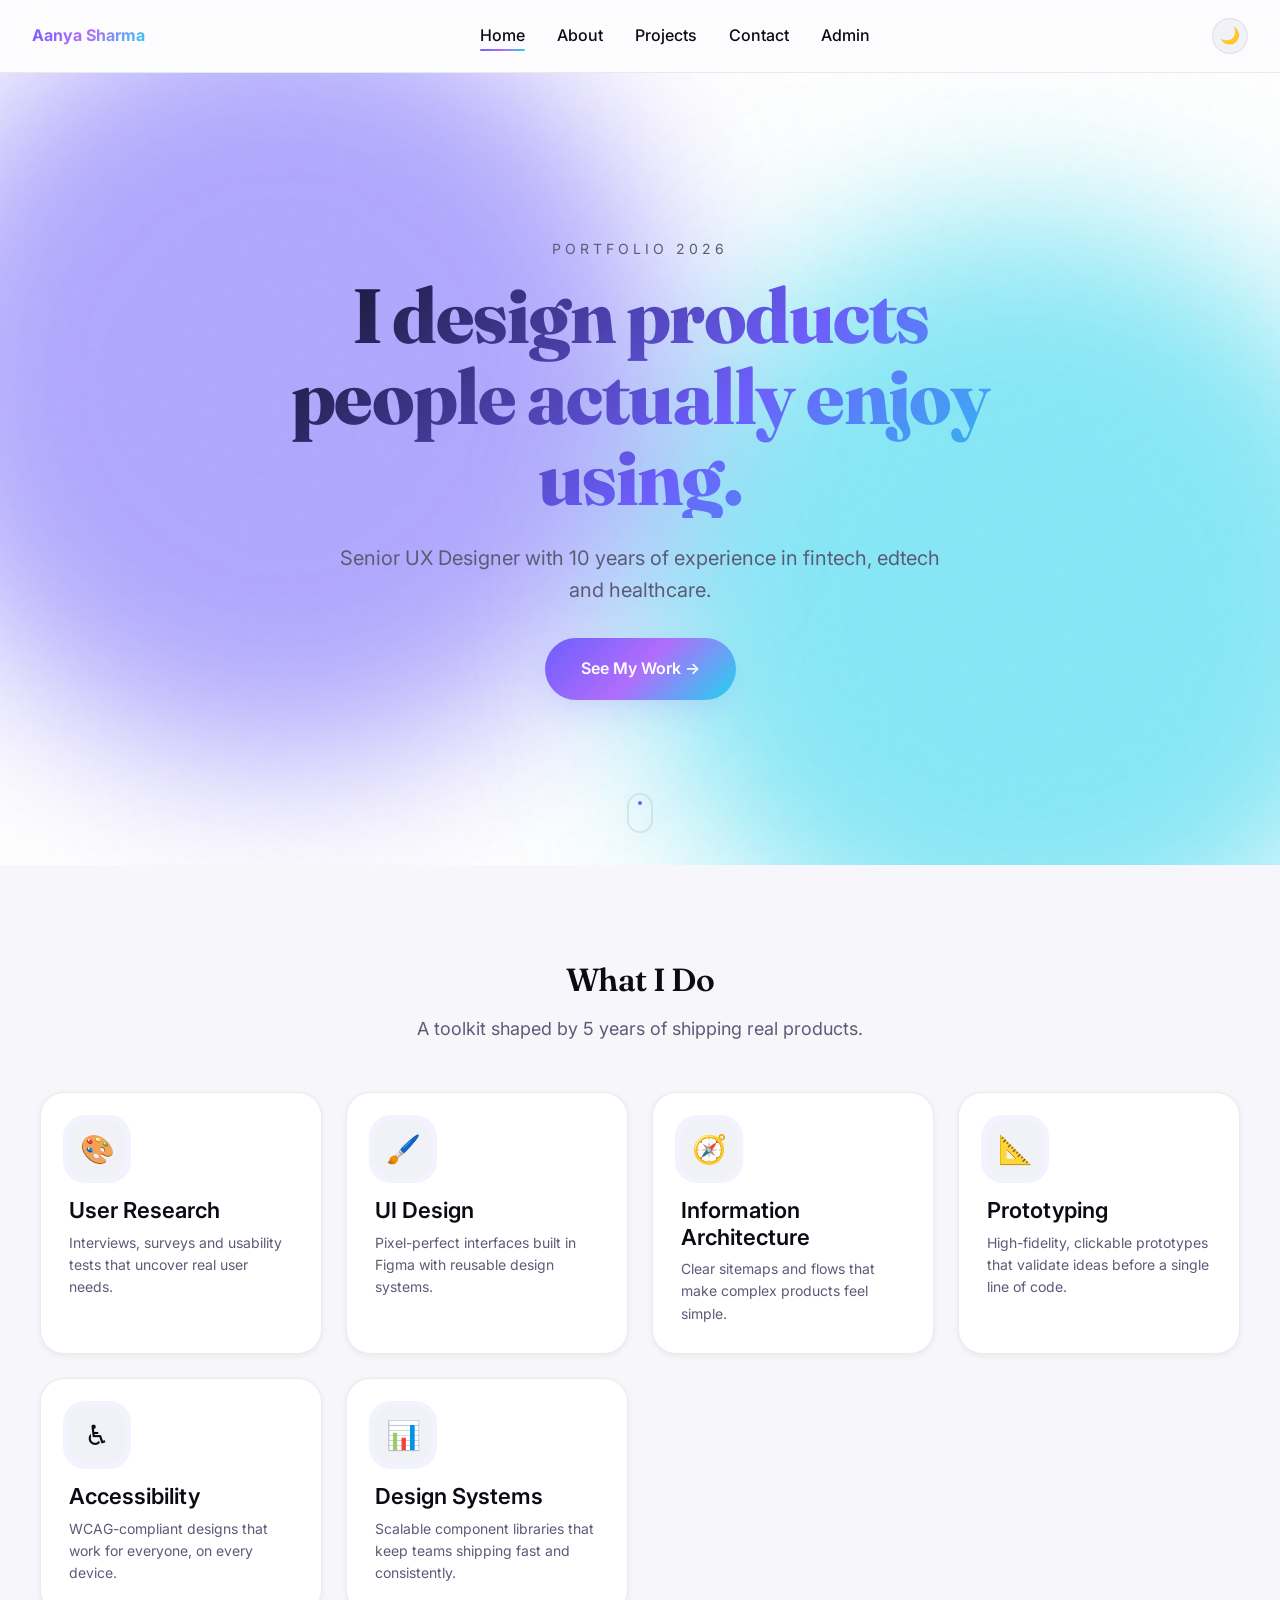
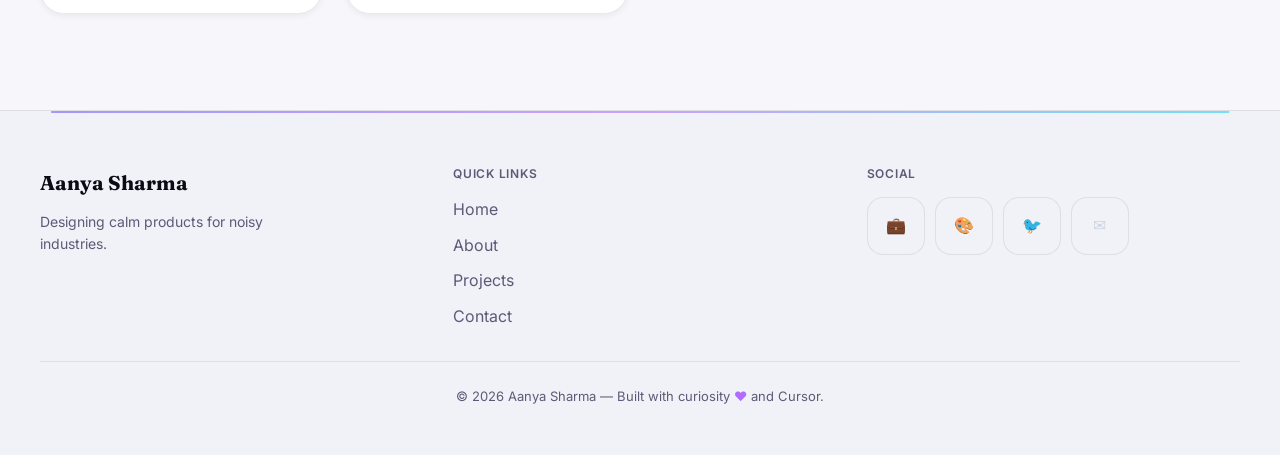
<file: index.html>
<!DOCTYPE html>
<html lang="en" data-theme="light">
<head>
  <meta charset="UTF-8">
  <meta name="viewport" content="width=device-width, initial-scale=1.0">
  <title>Aanya Sharma | UX Designer</title>
  <script>
    (function(){var t=localStorage.getItem("aanya-theme"),d=window.matchMedia("(prefers-color-scheme: dark)").matches;document.documentElement.setAttribute("data-theme",t==="light"||t==="dark"?t:d?"dark":"light");})();
  </script>
  <link rel="stylesheet" href="styles.css">
</head>
<body>

  <!-- Main navigation:  ed to the top of the screen while scrolling -->
  <nav class="nav">

    <!-- Brand name (left side): identifies the site owner, links back to home -->
    <a href="index.html" class="nav-brand">Aanya Sharma</a>

    <button type="button" class="nav-toggle" id="nav-toggle" aria-label="Open menu" aria-expanded="false" aria-controls="nav-menu">
      <span class="nav-toggle-icon nav-toggle-open" aria-hidden="true">☰</span>
      <span class="nav-toggle-icon nav-toggle-close" aria-hidden="true">✕</span>
    </button>

    <!-- Menu links: full-width dropdown on mobile -->
    <ul class="nav-links" id="nav-menu">
      <li><a href="index.html" class="nav-link active">Home</a></li>
      <li><a href="about.html" class="nav-link">About</a></li>
      <li><a href="projects.html" class="nav-link">Projects</a></li>
      <li><a href="contact.html" class="nav-link">Contact</a></li>
      <li><a href="admin.html" class="nav-link">Admin</a></li>
    </ul>
    <button type="button" class="theme-toggle" id="theme-toggle" aria-label="Switch to dark mode">🌙</button>

  </nav>

  <!-- Hero: first thing visitors see — who you are and what to do next -->
  <section class="hero">
    <div class="hero-content">
      <p class="hero-eyebrow">PORTFOLIO 2026</p>
      <h1 class="hero-title">I design products people actually enjoy using.</h1>
      <p class="hero-subtitle">Senior UX Designer with 10 years of experience in fintech, edtech and healthcare.</p>
      <a href="projects.html" class="hero-cta">See My Work →</a>
    </div>
    <div class="hero-scroll" aria-hidden="true"><span class="hero-scroll-dot"></span></div>
  </section>

  <!-- Skills: highlights core UX capabilities -->
  <section class="skills">
    <h2 class="skills-heading">What I Do</h2>
    <p class="skills-tagline">A toolkit shaped by 5 years of shipping real products.</p>

    <div class="skills-grid">

      <!-- Card 1: User Research -->
      <article class="skill-card reveal">
        <span class="skill-icon" aria-hidden="true">🎨</span>
        <h3 class="skill-name">User Research</h3>
        <p class="skill-description">Interviews, surveys and usability tests that uncover real user needs.</p>
      </article>

      <!-- Card 2: UI Design -->
      <article class="skill-card reveal">
        <span class="skill-icon" aria-hidden="true">🖌️</span>
        <h3 class="skill-name">UI Design</h3>
        <p class="skill-description">Pixel-perfect interfaces built in Figma with reusable design systems.</p>
      </article>

      <!-- Card 3: Information Architecture -->
      <article class="skill-card reveal">
        <span class="skill-icon" aria-hidden="true">🧭</span>
        <h3 class="skill-name">Information Architecture</h3>
        <p class="skill-description">Clear sitemaps and flows that make complex products feel simple.</p>
      </article>

      <!-- Card 4: Prototyping -->
      <article class="skill-card reveal">
        <span class="skill-icon" aria-hidden="true">📐</span>
        <h3 class="skill-name">Prototyping</h3>
        <p class="skill-description">High-fidelity, clickable prototypes that validate ideas before a single line of code.</p>
      </article>

      <!-- Card 5: Accessibility -->
      <article class="skill-card reveal">
        <span class="skill-icon" aria-hidden="true">♿</span>
        <h3 class="skill-name">Accessibility</h3>
        <p class="skill-description">WCAG-compliant designs that work for everyone, on every device.</p>
      </article>

      <!-- Card 6: Design Systems -->
      <article class="skill-card reveal">
        <span class="skill-icon" aria-hidden="true">📊</span>
        <h3 class="skill-name">Design Systems</h3>
        <p class="skill-description">Scalable component libraries that keep teams shipping fast and consistently.</p>
      </article>

    </div>
  </section>

  <footer class="site-footer">
    <div class="footer-grid">
      <div class="footer-brand">
        <p class="footer-logo">Aanya Sharma</p>
        <p class="footer-tagline">Designing calm products for noisy industries.</p>
      </div>
      <div class="footer-column">
        <h3 class="footer-heading">Quick links</h3>
        <ul class="footer-links">
          <li><a href="index.html">Home</a></li>
          <li><a href="about.html">About</a></li>
          <li><a href="projects.html">Projects</a></li>
          <li><a href="contact.html">Contact</a></li>
        </ul>
      </div>
      <div class="footer-column">
        <h3 class="footer-heading">Social</h3>
        <ul class="footer-social footer-social-icons">
          <li><a href="https://linkedin.com" target="_blank" rel="noopener noreferrer" class="social-icon-btn" aria-label="LinkedIn"><span aria-hidden="true">💼</span></a></li>
          <li><a href="https://dribbble.com" target="_blank" rel="noopener noreferrer" class="social-icon-btn" aria-label="Dribbble"><span aria-hidden="true">🎨</span></a></li>
          <li><a href="https://twitter.com" target="_blank" rel="noopener noreferrer" class="social-icon-btn" aria-label="Twitter"><span aria-hidden="true">🐦</span></a></li>
          <li><a href="mailto:hello@aanyasharma.design" class="social-icon-btn" aria-label="Email"><span aria-hidden="true">✉️</span></a></li>
        </ul>
      </div>
    </div>
    <div class="footer-bottom">
      <p>© 2026 Aanya Sharma — Built with curiosity <span class="footer-heart" aria-hidden="true">♥</span> and Cursor.</p>
    </div>
  </footer>

  <script src="script.js"></script>
</body>
</html>
</file>
<file: styles.css>
@import url("https://fonts.googleapis.com/css2?family=Fraunces:opsz,wght@9..144,600;800&family=Inter:wght@400;500;600;700&display=swap");

html {
  scroll-behavior: smooth;
}

body {
  margin: 0;
  font-family: var(--font-body);
  font-size: var(--font-size-body);
  line-height: var(--line-height-body);
  color: var(--color-text);
  background-color: var(--color-bg);
}

h1,
h2 {
  font-family: var(--font-heading);
  font-weight: 600;
  line-height: var(--line-height-heading);
  color: var(--color-text);
}

h1 {
  font-size: var(--font-size-h1);
}

h2 {
  font-size: var(--font-size-h2);
}

h3 {
  margin: 0;
  font-size: var(--font-size-h3);
  font-weight: 600;
  line-height: var(--line-height-heading);
  color: var(--color-text);
}

/* === NAVIGATION === */

.nav {
  position: sticky;
  top: 0;
  z-index: 100;
  display: flex;
  align-items: center;
  justify-content: space-between;
  height: 64px;
  padding: 0 32px;
  background-color: #7b157f;
  font-size: var(--font-size-body);
}

.nav-brand {
  color: var(--color-bg);
  text-decoration: none;
  font-weight: 600;
  transition: color 0.2s;
}

.nav-brand:hover {
  color: var(--color-accent);
}

.nav-links {
  display: flex;
  align-items: center;
  gap: 40px;
  margin: 0;
  padding: 0;
  list-style: none;
}

.nav-link {
  color: var(--color-bg);
  text-decoration: none;
  transition: color 0.2s;
}

.nav-link:hover {
  color: var(--color-accent);
}

.nav-link.active {
  text-decoration: underline;
  text-decoration-color: var(--color-accent);
  text-underline-offset: 4px;
}

.nav-toggle {
  display: none;
  align-items: center;
  justify-content: center;
  position: relative;
  width: 44px;
  height: 44px;
  margin: 0;
  padding: 0;
  border: none;
  border-radius: 8px;
  background: transparent;
  color: var(--color-bg);
  cursor: pointer;
}

.nav-toggle-icon {
  position: absolute;
  font-size: 24px;
  line-height: 1;
  transition: opacity 0.2s ease, transform 0.2s ease;
}

.nav-toggle-open {
  opacity: 1;
  transform: rotate(0deg);
}

.nav-toggle-close {
  opacity: 0;
  transform: rotate(-90deg) scale(0.8);
}

.nav.is-open .nav-toggle-open {
  opacity: 0;
  transform: rotate(90deg) scale(0.8);
}

.nav.is-open .nav-toggle-close {
  opacity: 1;
  transform: rotate(0deg) scale(1);
}

/* === HERO === */

.hero {
  width: 100%;
  min-height: 80vh;
  display: flex;
  align-items: center;
  justify-content: center;
  background: linear-gradient(to bottom right, #4f46e5, #9333ea);
  color: var(--color-bg);
  text-align: center;
}

.hero-content {
  display: flex;
  flex-direction: column;
  align-items: center;
  padding: 48px 24px;
}

.hero-eyebrow {
  margin: 0 0 16px;
  font-size: var(--font-size-small);
  letter-spacing: 4px;
  text-transform: uppercase;
  opacity: 0.6;
}

.hero-title {
  margin: 0 0 24px;
  max-width: 800px;
  color: var(--color-bg);
}

.hero-subtitle {
  margin: 0 0 32px;
  max-width: 600px;
  font-size: 20px;
  line-height: var(--line-height-body);
  opacity: 0.8;
}

@keyframes hero-cta-float {
  0%, 100% {
    transform: translateY(0);
    box-shadow: 0 4px 14px rgba(0, 0, 0, 0.15);
  }
  50% {
    transform: translateY(-3px);
    box-shadow: 0 8px 22px rgba(0, 0, 0, 0.22);
  }
}

.hero-cta {
  display: inline-block;
  padding: 16px 32px;
  border-radius: 999px;
  background-color: var(--color-bg);
  color: var(--color-text);
  font-size: var(--font-size-body);
  font-weight: 600;
  text-decoration: none;
  box-shadow: 0 4px 14px rgba(0, 0, 0, 0.15);
  animation: hero-cta-float 2s ease-in-out infinite;
  transition: transform 0.2s, box-shadow 0.2s;
}

.hero-cta:hover {
  animation-play-state: paused;
  transform: translateY(-4px);
  box-shadow: 0 10px 24px rgba(0, 0, 0, 0.25);
}

/* === SKILLS === */

.skills {
  padding: 96px 24px;
  text-align: center;
  background-color: var(--color-surface);
}

.skills-heading {
  margin: 0 0 16px;
}

.skills-tagline {
  margin: 0 auto 48px;
  max-width: 640px;
  font-size: 18px;
  color: var(--color-muted);
  line-height: var(--line-height-body);
}

.skills-grid {
  display: grid;
  grid-template-columns: repeat(auto-fit, minmax(260px, 1fr));
  gap: 24px;
  max-width: 1200px;
  margin: 0 auto;
  text-align: left;
}

.skill-card {
  padding: 24px;
  border: 1px solid #e5e7eb;
  border-radius: 16px;
  background-color: var(--color-bg);
  box-shadow: 0 1px 3px rgba(0, 0, 0, 0.08);
  transition: transform 0.2s, box-shadow 0.2s;
}

.skill-card:hover {
  transform: translateY(-6px);
  box-shadow: 0 12px 24px rgba(0, 0, 0, 0.12);
}

.skill-icon {
  display: block;
  margin-bottom: 16px;
  font-size: 48px;
  line-height: 1;
}

.skill-name {
  margin: 0 0 8px;
}

.skill-description {
  margin: 0;
  font-size: var(--font-size-small);
  line-height: var(--line-height-body);
  color: var(--color-muted);
}

/* === ABOUT === */

.about-header {
  max-width: 1200px;
  margin: 0 auto;
  padding: 64px 24px 48px;
}

.about-title {
  margin: 0 0 8px;
}

.about-subtitle {
  margin: 0;
  font-size: 18px;
  color: var(--color-muted);
}

.about-bio {
  padding: 0 24px 64px;
}

.about-grid {
  display: grid;
  grid-template-columns: 1fr 1fr;
  gap: 48px;
  align-items: start;
  max-width: 1200px;
  margin: 0 auto;
}

.about-photo {
  display: block;
  width: 400px;
  height: 400px;
  max-width: 100%;
  border-radius: 16px;
  object-fit: cover;
}

.about-text p {
  margin: 0 0 20px;
  font-size: var(--font-size-body);
  line-height: var(--line-height-body);
  color: var(--color-text);
}

.about-text p:last-child {
  margin-bottom: 0;
}

.about-text em {
  font-style: italic;
}

.about-timeline {
  max-width: 1200px;
  margin: 0 auto;
  padding: 0 24px 96px;
}

.about-timeline-heading {
  margin: 0 0 40px;
}

.timeline {
  list-style: none;
  margin: 0;
  padding: 0;
  position: relative;
  max-width: 720px;
}

.timeline::before {
  content: "";
  position: absolute;
  left: 80px;
  top: 10px;
  bottom: 10px;
  width: 2px;
  background-color: var(--color-accent);
}

.timeline-entry {
  position: relative;
  display: grid;
  grid-template-columns: 64px 32px 1fr;
  column-gap: 16px;
  padding-bottom: 32px;
}

.timeline-entry:last-child {
  padding-bottom: 0;
}

.timeline-entry::before {
  content: "";
  position: absolute;
  left: 75px;
  top: 8px;
  width: 12px;
  height: 12px;
  border-radius: 50%;
  background-color: var(--color-accent);
  box-shadow: 0 0 0 4px var(--color-bg);
  z-index: 1;
}

.timeline-year {
  font-size: var(--font-size-body);
  font-weight: 700;
  color: var(--color-text);
  text-align: right;
}

.timeline-content {
  grid-column: 3;
  padding-top: 2px;
}

.timeline-role {
  margin: 0 0 6px;
  font-size: 18px;
  font-weight: 600;
  color: var(--color-text);
}

.timeline-description {
  margin: 0;
  font-size: 15px;
  line-height: var(--line-height-body);
  color: var(--color-muted);
}

/* === PROJECTS === */

.projects-header {
  max-width: 1200px;
  margin: 0 auto;
  padding: 64px 24px 40px;
}

.projects-title {
  margin: 0 0 8px;
}

.projects-subtitle {
  margin: 0;
  font-size: 18px;
  color: var(--color-muted);
}

.projects {
  max-width: 1200px;
  margin: 0 auto;
  padding: 0 24px 96px;
}

.projects-grid {
  display: grid;
  grid-template-columns: repeat(auto-fit, minmax(320px, 1fr));
  gap: 32px;
}

.project-card {
  overflow: hidden;
  border: 1px solid #e5e7eb;
  border-radius: 16px;
  background-color: var(--color-bg);
  box-shadow: 0 1px 3px rgba(0, 0, 0, 0.08);
}

.project-card-image {
  display: block;
  width: 100%;
  aspect-ratio: 16 / 9;
  object-fit: cover;
}

.project-card-body {
  padding: 24px;
}

.project-title {
  margin: 0 0 8px;
}

.project-description {
  margin: 0 0 16px;
  font-size: var(--font-size-small);
  line-height: var(--line-height-body);
  color: var(--color-muted);
}

.project-tags {
  display: flex;
  flex-wrap: wrap;
  gap: 8px;
  margin-bottom: 16px;
}

.project-tag {
  font-size: 12px;
  padding: 4px 10px;
  border-radius: 999px;
  background-color: #ede9fe;
  color: #5b21b6;
}

.project-link {
  font-size: 15px;
  font-weight: 600;
  color: var(--color-primary);
  text-decoration: none;
  transition: color 0.2s;
}

.project-link:hover {
  text-decoration: underline;
  text-decoration-color: var(--color-primary);
  color: var(--color-primary-dark);
}

/* === CONTACT === */

.contact-header {
  max-width: 1200px;
  margin: 0 auto;
  padding: 64px 24px 40px;
}

.contact-title {
  margin: 0 0 8px;
}

.contact-subtitle {
  margin: 0;
  font-size: 18px;
  color: var(--color-muted);
  line-height: var(--line-height-body);
}

.contact-main {
  max-width: 1200px;
  margin: 0 auto;
  padding: 0 24px 96px;
}

.contact-grid {
  display: grid;
  grid-template-columns: 1fr 1.2fr;
  gap: 48px;
  align-items: start;
}

.contact-card {
  padding: 32px;
  border: 1px solid #e5e7eb;
  border-radius: 16px;
  background-color: var(--color-bg);
  box-shadow: 0 1px 3px rgba(0, 0, 0, 0.08);
}

.contact-card-heading {
  margin: 0 0 24px;
}

.contact-detail {
  margin: 0 0 20px;
  font-size: var(--font-size-body);
  line-height: var(--line-height-body);
  color: var(--color-text);
}

.contact-detail a {
  color: var(--color-primary);
  text-decoration: none;
}

.contact-detail a:hover {
  text-decoration: underline;
}

.contact-label {
  display: block;
  margin-bottom: 4px;
  font-size: 12px;
  font-weight: 600;
  letter-spacing: 0.05em;
  text-transform: uppercase;
  color: var(--color-muted);
}

.contact-social {
  margin: 0;
}

.contact-social-list {
  margin: 0;
  padding: 0;
  list-style: none;
}

.contact-social-list li {
  margin-bottom: 8px;
}

.contact-social-list a {
  font-size: var(--font-size-body);
  font-weight: 500;
  color: var(--color-primary);
  text-decoration: none;
}

.contact-social-list a:hover {
  text-decoration: underline;
}

.contact-form {
  padding: 32px;
  border: 1px solid #e5e7eb;
  border-radius: 16px;
  background-color: var(--color-bg);
  box-shadow: 0 1px 3px rgba(0, 0, 0, 0.08);
}

.form-group {
  margin-bottom: 20px;
}

.form-group label {
  display: block;
  margin-bottom: 8px;
  font-size: var(--font-size-small);
  font-weight: 600;
  color: var(--color-text);
}

.contact-form input,
.contact-form select,
.contact-form textarea {
  width: 100%;
  box-sizing: border-box;
  padding: 12px;
  border: 1px solid #d1d5db;
  border-radius: 8px;
  background-color: var(--color-bg);
  font-size: var(--font-size-body);
  font-family: inherit;
  color: var(--color-text);
  transition: border-color 0.2s, box-shadow 0.2s;
}

.contact-form textarea {
  resize: vertical;
  min-height: 120px;
}

.contact-form input:focus,
.contact-form select:focus,
.contact-form textarea:focus {
  outline: none;
  border-color: var(--color-primary);
  box-shadow: 0 0 0 3px rgba(99, 102, 241, 0.25);
}

.contact-submit {
  width: 100%;
  margin-top: 8px;
  padding: 14px;
  border: none;
  border-radius: 8px;
  background-color: var(--color-primary);
  color: var(--color-bg);
  font-size: var(--font-size-body);
  font-weight: 600;
  font-family: inherit;
  cursor: pointer;
  transition: background-color 0.2s;
}

.contact-submit:hover {
  background-color: var(--color-primary-dark);
}

.contact-error {
  margin: 0 0 16px;
  padding: 16px 20px;
  border: 1px solid rgba(239, 68, 68, 0.35);
  border-radius: var(--radius-md);
  background-color: rgba(239, 68, 68, 0.08);
  font-size: var(--font-size-body);
  line-height: var(--line-height-body);
  color: var(--danger);
}

.contact-error[hidden] {
  display: none;
}

.contact-success {
  margin: 0;
  padding: 32px;
  border: 1px solid #86efac;
  border-radius: 16px;
  background-color: #f0fdf4;
  font-size: 18px;
  line-height: var(--line-height-body);
  color: #166534;
}

.contact-success[hidden] {
  display: none;
}

/* === FOOTER === */

.site-footer {
  padding: 48px 24px;
  background-color: #0f172a;
  color: #cbd5e1;
}

.footer-grid {
  display: grid;
  grid-template-columns: repeat(3, 1fr);
  gap: 40px;
  max-width: 1200px;
  margin: 0 auto 32px;
}

.footer-logo {
  margin: 0 0 12px;
  font-size: 20px;
  font-weight: 600;
  color: #ffffff;
}

.footer-tagline {
  margin: 0;
  max-width: 280px;
  font-size: var(--font-size-small);
  line-height: var(--line-height-body);
  color: #cbd5e1;
}

.footer-heading {
  margin: 0 0 16px;
  font-size: 12px;
  font-weight: 600;
  letter-spacing: 0.06em;
  text-transform: uppercase;
  color: #94a3b8;
}

.footer-links,
.footer-social {
  margin: 0;
  padding: 0;
  list-style: none;
}

.footer-links li,
.footer-social li {
  margin-bottom: 10px;
}

.footer-links li:last-child,
.footer-social li:last-child {
  margin-bottom: 0;
}

.footer-links a,
.footer-social a {
  display: inline-flex;
  align-items: center;
  gap: 8px;
  color: #cbd5e1;
  font-size: var(--font-size-body);
  text-decoration: none;
  transition: color 0.2s;
}

.footer-links a:hover,
.footer-social a:hover {
  color: #ffffff;
}

.footer-bottom {
  max-width: 1200px;
  margin: 0 auto;
  padding-top: 24px;
  border-top: 1px solid rgba(203, 213, 225, 0.2);
  text-align: center;
}

.footer-bottom p {
  margin: 0;
  font-size: 13px;
  color: #94a3b8;
}

/* === RESPONSIVE === */

/* Tablet and below (768px) */
@media (max-width: 768px) {
  .nav {
    flex-wrap: wrap;
    height: auto;
    min-height: 64px;
    padding: 0 16px;
  }

  .nav-toggle {
    display: flex;
    margin-left: auto;
  }

  .nav-links {
    display: none;
    flex-basis: 100%;
    flex-direction: column;
    gap: 0;
    width: 100%;
    margin: 0;
    padding: 0;
    border-top: 1px solid var(--border);
    background-color: var(--surface);
  }

  .nav.is-open .nav-links {
    display: flex;
  }

  .nav-links li {
    width: 100%;
  }

  .nav-link {
    display: block;
    padding: 16px 8px;
    border-bottom: 1px solid var(--border);
    color: var(--text);
  }

  .nav-links li:last-child .nav-link {
    border-bottom: none;
  }

  .skills-grid,
  .about-grid,
  .contact-grid,
  .projects-grid,
  .footer-grid {
    grid-template-columns: 1fr;
  }

  .about-photo {
    margin: 0 auto;
  }
}

/* Mobile (480px) */
@media (max-width: 480px) {
  h1,
  .hero-title {
    font-size: 32px;
  }

  .skills {
    padding: 56px 24px;
  }

  .about-timeline,
  .projects,
  .contact-main {
    padding-bottom: 56px;
  }
}

/* === DESIGN TOKENS === */

:root {
  /* Light theme (default) */
  --bg: #f7f7fb;
  --surface: #ffffff;
  --surface-2: #f1f1f8;
  --text: #0b0b14;
  --text-muted: #5b5b78;
  --border: rgba(11, 11, 20, 0.08);
  --primary: #6d5efc;
  --primary-2: #b06dfc;
  --accent: #22d3ee;
  --success: #16a34a;
  --danger: #ef4444;
  --shadow-sm: 0 2px 6px rgba(11, 11, 20, 0.06);
  --shadow-md: 0 12px 32px -8px rgba(109, 94, 252, 0.18);
  --shadow-lg: 0 30px 60px -20px rgba(109, 94, 252, 0.35);
  --radius-sm: 10px;
  --radius-md: 16px;
  --radius-lg: 24px;
  --radius-pill: 999px;
  --ease: cubic-bezier(0.2, 0.7, 0.2, 1);
  --dur-fast: 180ms;
  --dur: 320ms;
  --dur-slow: 650ms;
  --grad-hero: linear-gradient(135deg, #6d5efc 0%, #b06dfc 50%, #22d3ee 100%);
  --grad-text: linear-gradient(135deg, #0b0b14 0%, #6d5efc 60%, #22d3ee 100%);

  --color-bg: var(--surface);
  --color-text: var(--text);
  --color-muted: var(--text-muted);
  --color-primary: var(--primary);
  --color-primary-dark: #5548e8;
  --color-accent: var(--accent);
  --color-surface: var(--surface-2);

  --font-heading: "Fraunces", Georgia, serif;
  --font-body: "Inter", system-ui, sans-serif;
  --font-size-h1: 48px;
  --font-size-h2: 32px;
  --font-size-h3: 22px;
  --font-size-body: 16px;
  --font-size-small: 14px;
  --line-height-body: 1.6;
  --line-height-heading: 1.2;

  --nav-glass: rgba(255, 255, 255, 0.65);
}

:root[data-theme="dark"] {
  --bg: #08090f;
  --surface: #13141f;
  --surface-2: #1c1d2e;
  --text: #f5f5fa;
  --text-muted: #9ca3b7;
  --border: rgba(245, 245, 250, 0.1);
  --shadow-sm: 0 2px 8px rgba(0, 0, 0, 0.4);
  --shadow-md: 0 14px 40px -10px rgba(34, 211, 238, 0.2);
  --shadow-lg: 0 30px 80px -20px rgba(109, 94, 252, 0.45);
  --grad-text: linear-gradient(135deg, #ffffff 0%, #b06dfc 60%, #22d3ee 100%);
  --nav-glass: rgba(19, 20, 31, 0.55);
}

body,
*,
*::before,
*::after {
  transition:
    background-color var(--dur) var(--ease),
    color var(--dur) var(--ease),
    border-color var(--dur) var(--ease),
    box-shadow var(--dur) var(--ease);
}

body {
  background-color: var(--bg);
  color: var(--text);
}

h1,
h2 {
  letter-spacing: -0.02em;
  color: var(--text);
}

h1 {
  font-weight: 800;
}

/* === GLOBAL ANIMATIONS & UTILITIES === */

.scroll-progress {
  position: fixed;
  top: 0;
  left: 0;
  z-index: 1000;
  height: 3px;
  width: 0;
  background: var(--grad-hero);
  pointer-events: none;
}

.reveal {
  opacity: 0;
  transform: translateY(28px);
  transition:
    opacity var(--dur-slow) var(--ease),
    transform var(--dur-slow) var(--ease);
  transition-delay: var(--reveal-delay, 0ms);
}

.reveal.is-visible {
  opacity: 1;
  transform: translateY(0);
}

.page-splash {
  position: fixed;
  inset: 0;
  z-index: 9999;
  display: flex;
  align-items: center;
  justify-content: center;
  background: #000;
  opacity: 1;
  transition: opacity 300ms var(--ease);
  pointer-events: none;
}

.page-splash.is-done {
  opacity: 0;
}

.page-splash-brand {
  margin: 0;
  font-family: var(--font-heading);
  font-size: clamp(28px, 5vw, 48px);
  font-weight: 700;
  background: var(--grad-hero);
  -webkit-background-clip: text;
  background-clip: text;
  color: transparent;
  opacity: 0;
  animation: splashBrand 900ms var(--ease) forwards;
}

@keyframes splashBrand {
  0% {
    opacity: 0;
    transform: scale(0.96);
  }
  40% {
    opacity: 1;
    transform: scale(1);
  }
  100% {
    opacity: 0;
    transform: scale(1.02);
  }
}

:focus {
  outline: none;
}

:focus-visible {
  outline: 2px solid var(--primary);
  outline-offset: 3px;
  border-radius: inherit;
}

.btn-shine {
  position: relative;
  overflow: hidden;
}

.btn-shine::after {
  content: "";
  position: absolute;
  inset: 0;
  background: linear-gradient(120deg, transparent, rgba(255, 255, 255, 0.4), transparent);
  transform: translateX(-120%);
  pointer-events: none;
}

.btn-shine:hover::after {
  animation: btnShine 700ms var(--ease);
}

@keyframes btnShine {
  to {
    transform: translateX(120%);
  }
}

.social-icon-btn {
  display: inline-flex;
  align-items: center;
  justify-content: center;
  width: 56px;
  height: 56px;
  border-radius: var(--radius-md);
  background: var(--surface-2);
  border: 1px solid var(--border);
  text-decoration: none;
  font-size: 24px;
  transition:
    transform var(--dur-fast) var(--ease),
    background var(--dur-fast) var(--ease),
    box-shadow var(--dur-fast) var(--ease);
}

.social-icon-btn:hover {
  transform: scale(1.08);
  background: var(--grad-hero);
  box-shadow: var(--shadow-md);
}

/* === NAV (GLASS) === */

.nav {
  height: 72px;
  padding: 0 clamp(16px, 4vw, 32px);
  background: var(--nav-glass);
  backdrop-filter: blur(18px) saturate(140%);
  -webkit-backdrop-filter: blur(18px) saturate(140%);
  border-bottom: 1px solid var(--border);
  box-shadow: none;
  transition:
    height var(--dur) var(--ease),
    box-shadow var(--dur) var(--ease),
    background-color var(--dur) var(--ease);
}

.nav.is-scrolled {
  height: 56px;
  box-shadow: var(--shadow-md);
  background: rgba(255, 255, 255, 0.82);
}

:root[data-theme="dark"] .nav.is-scrolled {
  background: rgba(19, 20, 31, 0.78);
}

.nav-brand {
  font-weight: 700;
  background: var(--grad-hero);
  -webkit-background-clip: text;
  background-clip: text;
  color: transparent;
}

.nav-brand:hover {
  opacity: 0.85;
  color: transparent;
}

.nav-links {
  gap: 32px;
}

.nav .theme-toggle {
  margin-left: 8px;
}

.nav-link {
  position: relative;
  color: var(--text);
  font-weight: 500;
}

.nav-link:hover {
  color: var(--primary);
}

.nav-link.active {
  text-decoration: none;
}

.nav-link.active::after {
  content: "";
  position: absolute;
  left: 0;
  bottom: -6px;
  width: 100%;
  height: 2px;
  background: var(--grad-hero);
  border-radius: var(--radius-pill);
  animation: navUnderline var(--dur) var(--ease) forwards;
  transform-origin: left;
}

@keyframes navUnderline {
  from {
    transform: scaleX(0);
  }
  to {
    transform: scaleX(1);
  }
}

.nav-toggle {
  color: var(--text);
  border: 1px solid var(--border);
  background: var(--surface-2);
}

.theme-toggle {
  flex-shrink: 0;
  display: inline-flex;
  align-items: center;
  justify-content: center;
  width: 36px;
  height: 36px;
  margin: 0;
  padding: 0;
  border: 1px solid var(--border);
  border-radius: var(--radius-pill);
  background: var(--surface-2);
  font-size: 16px;
  line-height: 1;
  cursor: pointer;
}

.theme-toggle:hover {
  box-shadow: var(--shadow-sm);
}

/* === HERO (BLOBS) === */

.hero {
  position: relative;
  min-height: 88vh;
  overflow: hidden;
  background: var(--surface);
  color: var(--text);
  text-align: center;
  isolation: isolate;
}

.hero::before,
.hero::after {
  content: "";
  position: absolute;
  width: 60vw;
  height: 60vw;
  border-radius: 50%;
  filter: blur(80px);
  opacity: 0.55;
  z-index: 0;
  animation: blobFloat 12s ease-in-out infinite;
}

.hero::before {
  top: -10%;
  left: -8%;
  background: #6d5efc;
  mix-blend-mode: multiply;
}

.hero::after {
  bottom: -15%;
  right: -10%;
  background: #22d3ee;
  mix-blend-mode: multiply;
  animation-delay: -6s;
}

:root[data-theme="dark"] .hero::before,
:root[data-theme="dark"] .hero::after {
  mix-blend-mode: screen;
}

.hero-content {
  position: relative;
  z-index: 2;
}

.hero-content::before {
  content: "";
  position: absolute;
  inset: -40%;
  background-image: url("data:image/svg+xml,%3Csvg viewBox='0 0 120 120' xmlns='http://www.w3.org/2000/svg'%3E%3Cfilter id='n'%3E%3CfeTurbulence type='fractalNoise' baseFrequency='0.85' numOctaves='4' stitchTiles='stitch'/%3E%3C/filter%3E%3Crect width='100%25' height='100%25' filter='url(%23n)' opacity='1'/%3E%3C/svg%3E");
  opacity: 0.04;
  pointer-events: none;
  z-index: -1;
}

@keyframes blobFloat {
  0%,
  100% {
    transform: translate(0, 0);
  }
  50% {
    transform: translate(40px, -30px);
  }
}

.hero-eyebrow {
  color: var(--text-muted);
  opacity: 1;
}

.hero-title {
  font-size: clamp(40px, 6vw, 84px);
  line-height: 1.05;
  font-weight: 800;
  background: var(--grad-text);
  -webkit-background-clip: text;
  background-clip: text;
  color: transparent;
}

.hero-subtitle {
  color: var(--text-muted);
  opacity: 1;
}

.hero-cta {
  position: relative;
  overflow: hidden;
  padding: 18px 36px;
  border-radius: var(--radius-pill);
  background: var(--grad-hero);
  color: #fff;
  box-shadow: var(--shadow-md);
  animation: none;
  transition:
    transform var(--dur) var(--ease),
    box-shadow var(--dur) var(--ease);
}

.hero-cta::after {
  content: "";
  position: absolute;
  inset: 0;
  background: linear-gradient(120deg, transparent, rgba(255, 255, 255, 0.4), transparent);
  transform: translateX(-120%);
  pointer-events: none;
}

.hero-cta:hover {
  transform: translateY(-3px);
  box-shadow: var(--shadow-lg);
}

.hero-cta:hover::after {
  animation: btnShine 700ms var(--ease);
}

.hero-scroll {
  position: absolute;
  bottom: 32px;
  left: 50%;
  z-index: 2;
  width: 22px;
  height: 36px;
  border: 2px solid var(--border);
  border-radius: var(--radius-pill);
  transform: translateX(-50%);
}

.hero-scroll-dot {
  position: absolute;
  top: 6px;
  left: 50%;
  width: 4px;
  height: 4px;
  margin-left: -2px;
  border-radius: 50%;
  background: var(--primary);
  animation: scrollDot 1.6s ease-in-out infinite;
}

@keyframes scrollDot {
  0%,
  100% {
    top: 6px;
    opacity: 1;
  }
  50% {
    top: 22px;
    opacity: 0.35;
  }
}

/* === SKILLS (UPGRADED) === */

.skills {
  background: var(--bg);
}

.skills-tagline {
  color: var(--text-muted);
}

.skill-card {
  position: relative;
  overflow: hidden;
  padding: 28px;
  background: var(--surface);
  border: 1px solid var(--border);
  border-radius: var(--radius-lg);
  box-shadow: var(--shadow-sm);
  transition:
    transform var(--dur) var(--ease),
    box-shadow var(--dur) var(--ease),
    border-color var(--dur) var(--ease);
}

.skill-card::after {
  content: "";
  position: absolute;
  inset: 0;
  background: linear-gradient(120deg, transparent 30%, rgba(255, 255, 255, 0.35) 50%, transparent 70%);
  transform: translateX(-100%);
  pointer-events: none;
  transition: transform var(--dur-slow) var(--ease);
}

.skill-card:hover {
  transform: translateY(-8px);
  box-shadow: var(--shadow-lg);
  border: 1px solid transparent;
  background:
    linear-gradient(var(--surface), var(--surface)) padding-box,
    var(--grad-hero) border-box;
}

.skill-card:hover::after {
  transform: translateX(100%);
}

.skill-icon {
  display: inline-flex;
  align-items: center;
  justify-content: center;
  width: 56px;
  height: 56px;
  margin-bottom: 20px;
  font-size: 28px;
  border-radius: var(--radius-md);
  background: var(--surface-2);
  box-shadow: 0 0 0 6px rgba(109, 94, 252, 0.08);
}

.skill-description {
  color: var(--text-muted);
}

/* === ABOUT (STATS + TIMELINE) === */

.about-header {
  position: relative;
  overflow: hidden;
}

.about-header::before {
  content: "";
  position: absolute;
  top: 50%;
  left: 0;
  width: 280px;
  height: 280px;
  border-radius: 50%;
  background: radial-gradient(circle at 30% 30%, #6d5efc, #22d3ee);
  filter: blur(40px);
  opacity: 0.25;
  transform: translateY(-50%);
  z-index: -1;
  animation: blobFloat 12s ease-in-out infinite;
}

.about-subtitle,
.projects-subtitle,
.contact-subtitle {
  color: var(--text-muted);
}

.about-stats {
  padding: 0 24px 48px;
}

.about-stats-inner {
  display: flex;
  flex-wrap: wrap;
  align-items: center;
  justify-content: center;
  gap: 16px 24px;
  max-width: 900px;
  margin: 0 auto;
  padding: 28px 32px;
  background: var(--surface);
  border: 1px solid var(--border);
  border-radius: var(--radius-lg);
  box-shadow: var(--shadow-sm);
}

.stat-item {
  display: flex;
  flex-direction: column;
  align-items: center;
  text-align: center;
  min-width: 120px;
}

.stat-number {
  font-family: var(--font-heading);
  font-size: clamp(32px, 5vw, 48px);
  font-weight: 800;
  letter-spacing: -0.02em;
  background: var(--grad-hero);
  -webkit-background-clip: text;
  background-clip: text;
  color: transparent;
  line-height: 1.1;
}

.stat-label {
  font-size: var(--font-size-small);
  color: var(--text-muted);
  text-transform: lowercase;
}

.stat-divider {
  color: var(--text-muted);
  font-size: 24px;
  opacity: 0.5;
}

.about-photo-wrap {
  display: inline-block;
}

.about-photo-frame {
  display: inline-block;
  padding: 8px;
  border-radius: var(--radius-lg);
  background: var(--grad-hero);
  box-shadow: var(--shadow-lg);
  transition: transform var(--dur) var(--ease);
}

.about-photo {
  display: block;
  width: 400px;
  max-width: 100%;
  height: auto;
  border-radius: calc(var(--radius-lg) - 4px);
  border: none;
}

@media (min-width: 901px) {
  .about-photo-frame {
    transform: rotate(-3deg);
  }

  .about-photo-frame:hover {
    transform: rotate(0deg);
  }
}

.about-text p {
  color: var(--text);
}

.timeline::before {
  left: 80px;
  background: var(--grad-hero);
  width: 2px;
}

.timeline-entry::before {
  left: 73px;
  width: 14px;
  height: 14px;
  background: var(--primary);
  box-shadow: 0 0 0 6px rgba(109, 94, 252, 0.25);
}

.timeline-entry.reveal {
  transform: translateX(-28px);
}

.timeline-entry.reveal.is-visible {
  transform: translateX(0);
}

.timeline-description {
  color: var(--text-muted);
}

/* === PROJECTS (MARQUEE + CARDS) === */

.tag-marquee {
  overflow: hidden;
  margin-bottom: 40px;
  mask-image: linear-gradient(90deg, transparent, #000 8%, #000 92%, transparent);
}

.tag-marquee-inner {
  display: flex;
  width: max-content;
  animation: marqueeScroll 30s linear infinite;
}

.tag-marquee:hover .tag-marquee-inner {
  animation-play-state: paused;
}

.tag-marquee-track {
  display: flex;
  flex-wrap: nowrap;
  gap: 12px;
  padding-right: 12px;
}

@keyframes marqueeScroll {
  from {
    transform: translateX(0);
  }
  to {
    transform: translateX(-50%);
  }
}

.marquee-pill {
  flex-shrink: 0;
  padding: 6px 14px;
  font-size: 12px;
  font-weight: 600;
  color: var(--text-muted);
  background: var(--surface-2);
  border: 1px solid var(--border);
  border-radius: var(--radius-pill);
  white-space: nowrap;
}

.project-card {
  position: relative;
  background: var(--surface);
  border: 1px solid var(--border);
  border-radius: var(--radius-lg);
  box-shadow: var(--shadow-sm);
  transition:
    transform var(--dur) var(--ease),
    box-shadow var(--dur) var(--ease);
}

.project-card:nth-child(1) { --reveal-delay: 50ms; }
.project-card:nth-child(2) { --reveal-delay: 100ms; }
.project-card:nth-child(3) { --reveal-delay: 150ms; }
.project-card:nth-child(4) { --reveal-delay: 200ms; }
.project-card:nth-child(5) { --reveal-delay: 250ms; }
.project-card:nth-child(6) { --reveal-delay: 300ms; }

.project-card:hover {
  transform: rotate(-0.4deg) translateY(-6px);
  box-shadow: var(--shadow-lg);
}

.project-image-wrap {
  position: relative;
  overflow: hidden;
  border-radius: var(--radius-md);
  margin: 16px 16px 0;
  aspect-ratio: 16 / 9;
}

.project-image-wrap::after {
  content: "";
  position: absolute;
  inset: 0;
  background: linear-gradient(180deg, transparent 55%, rgba(0, 0, 0, 0.55) 100%);
  opacity: 0;
  transition: opacity var(--dur) var(--ease);
  pointer-events: none;
  border-radius: inherit;
}

.project-card:hover .project-image-wrap::after {
  opacity: 1;
}

.project-card-image {
  width: 100%;
  height: 100%;
  object-fit: cover;
  aspect-ratio: auto;
  transition: transform var(--dur) var(--ease);
}

.project-card:hover .project-card-image {
  transform: scale(1.06);
}

.project-tag {
  background: var(--surface-2);
  color: var(--text);
  border: 1px solid var(--border);
  transition:
    background var(--dur-fast) var(--ease),
    color var(--dur-fast) var(--ease);
}

.project-card:hover .project-tag:hover {
  background: var(--grad-hero);
  color: #fff;
  border-color: transparent;
}

.project-link {
  display: inline-block;
  opacity: 0;
  transform: translateY(8px);
  color: var(--primary);
  transition:
    opacity var(--dur) var(--ease),
    transform var(--dur) var(--ease),
    color var(--dur-fast) var(--ease);
}

.project-card:hover .project-link,
.project-link:focus-visible {
  opacity: 1;
  transform: translateY(0);
}

.project-card-body {
  position: relative;
}

.project-description {
  color: var(--text-muted);
}

/* === CONTACT (FROSTED + FLOAT-LABELS) === */

.contact-card {
  background: var(--surface);
  border: 1px solid var(--border);
  border-radius: var(--radius-lg);
  box-shadow: var(--shadow-md);
  backdrop-filter: blur(12px);
}

.contact-detail a {
  color: var(--primary);
}

.contact-social-icons {
  display: flex;
  flex-wrap: wrap;
  gap: 12px;
  margin: 8px 0 0;
  padding: 0;
  list-style: none;
}

.contact-social-icons li {
  margin: 0;
}

.contact-form {
  background: var(--surface);
  border: 1px solid var(--border);
  border-radius: var(--radius-lg);
  box-shadow: var(--shadow-sm);
}

.form-group-float {
  position: relative;
  margin-bottom: 24px;
}

.form-group-float label {
  position: absolute;
  left: 16px;
  top: 50%;
  margin: 0;
  padding: 0 4px;
  font-size: var(--font-size-body);
  font-weight: 500;
  color: var(--text-muted);
  pointer-events: none;
  transform: translateY(-50%);
  transform-origin: left center;
  transition:
    top var(--dur-fast) var(--ease),
    transform var(--dur-fast) var(--ease),
    font-size var(--dur-fast) var(--ease),
    color var(--dur-fast) var(--ease);
}

.form-group-float textarea + label {
  top: 20px;
  transform: translateY(0);
}

.form-group-float input,
.form-group-float select,
.form-group-float textarea {
  width: 100%;
  box-sizing: border-box;
  padding: 20px 16px 10px;
  border: 1.5px solid var(--border);
  border-radius: var(--radius-md);
  background: var(--surface);
  font-size: var(--font-size-body);
  font-family: inherit;
  color: var(--text);
  transition:
    border-color var(--dur-fast) var(--ease),
    box-shadow var(--dur-fast) var(--ease);
}

.form-group-float input:focus,
.form-group-float select:focus,
.form-group-float textarea:focus {
  border-color: var(--primary);
  box-shadow: 0 0 0 4px rgba(109, 94, 252, 0.18);
}

.form-group-select label {
  top: 8px;
  transform: translateY(0) scale(0.82);
  font-size: 12px;
  background: var(--bg);
}

.form-group-float input:focus + label,
.form-group-float input:not(:placeholder-shown) + label,
.form-group-float textarea:focus + label,
.form-group-float textarea:not(:placeholder-shown) + label,
.form-group-select:focus-within label {
  top: 8px;
  transform: translateY(0) scale(0.82);
  font-size: 12px;
  color: var(--primary);
  background: var(--bg);
}

.form-group-float textarea:focus + label,
.form-group-float textarea:not(:placeholder-shown) + label {
  top: 6px;
}

.contact-submit {
  position: relative;
  overflow: hidden;
  width: 100%;
  padding: 14px 28px;
  border: none;
  border-radius: var(--radius-pill);
  background: var(--grad-hero);
  color: #fff;
  box-shadow: var(--shadow-md);
  cursor: pointer;
  transition:
    transform var(--dur) var(--ease),
    box-shadow var(--dur) var(--ease);
}

.contact-submit::after {
  content: "";
  position: absolute;
  inset: 0;
  background: linear-gradient(120deg, transparent, rgba(255, 255, 255, 0.4), transparent);
  transform: translateX(-120%);
  pointer-events: none;
}

.contact-submit:hover {
  transform: translateY(-2px);
  box-shadow: var(--shadow-lg);
}

.contact-submit:hover::after {
  animation: btnShine 700ms var(--ease);
}

.contact-success {
  border-color: rgba(22, 163, 74, 0.35);
  background: rgba(22, 163, 74, 0.08);
  color: var(--success);
}

/* === FOOTER (UPGRADED) === */

.site-footer {
  position: relative;
  padding-top: 56px;
  background: var(--surface-2);
  border-top: 1px solid var(--border);
  color: var(--text-muted);
}

.site-footer::before {
  content: "";
  position: absolute;
  top: 0;
  left: 50%;
  width: min(1200px, 92%);
  height: 2px;
  background: var(--grad-hero);
  opacity: 0.6;
  transform: translateX(-50%);
}

.footer-logo {
  font-family: var(--font-heading);
  font-weight: 700;
  color: var(--text);
}

.footer-tagline {
  color: var(--text-muted);
}

.footer-heading {
  color: var(--text-muted);
}

.footer-links a {
  color: var(--text-muted);
}

.footer-links a:hover {
  color: var(--primary);
}

.footer-social-icons {
  display: flex;
  flex-wrap: wrap;
  gap: 10px;
}

.footer-social-icons li {
  margin: 0;
}

.footer-bottom {
  border-top: 1px solid var(--border);
}

.footer-bottom p {
  color: var(--text-muted);
}

.footer-heart {
  display: inline-block;
  color: var(--primary-2);
  animation: heartPulse 1.4s ease-in-out infinite;
}

@keyframes heartPulse {
  0%,
  100% {
    transform: scale(1);
  }
  50% {
    transform: scale(1.25);
  }
}

/* === REDUCED MOTION === */

@media (prefers-reduced-motion: reduce) {
  *,
  *::before,
  *::after {
    animation-duration: 0.001ms !important;
    transition-duration: 0.001ms !important;
    animation-iteration-count: 1 !important;
    scroll-behavior: auto !important;
  }
}

/* === UPGRADE RESPONSIVE OVERRIDES === */

@media (max-width: 768px) {
  .nav {
    flex-wrap: wrap;
    height: auto;
    min-height: 72px;
    align-items: center;
  }

  .nav.is-scrolled {
    min-height: 56px;
  }

  .nav-links {
    display: none;
    flex-basis: 100%;
    flex-direction: column;
    gap: 0;
    width: 100%;
    margin: 0;
    padding: 0;
    border-top: 1px solid var(--border);
    background: var(--surface);
  }

  .nav.is-open .nav-links {
    display: flex;
  }

  .nav-link {
    display: block;
    padding: 16px 8px;
    border-bottom: 1px solid var(--border);
    color: var(--text);
  }

  .nav-toggle {
    display: flex;
    margin-left: auto;
  }

  .nav .theme-toggle {
    margin-left: 12px;
    margin-right: 4px;
    order: 0;
  }

  .stat-divider {
    display: none;
  }

  .about-stats-inner {
    flex-direction: column;
  }

  .hero-scroll {
    display: none;
  }
}

@media (max-width: 480px) {
  .hero-title {
    font-size: clamp(32px, 8vw, 40px);
  }
}

/* === ADMIN INBOX === */

.admin-header {
  max-width: 1200px;
  margin: 0 auto;
  padding: 64px 24px 24px;
}

.admin-title {
  margin: 0 0 8px;
  letter-spacing: -0.02em;
}

.admin-subtitle {
  margin: 0;
  font-size: var(--font-size-small);
  color: var(--text-muted);
}

.admin-main {
  max-width: 1200px;
  margin: 0 auto;
  padding: 0 24px 96px;
}

.admin-toolbar {
  display: flex;
  flex-wrap: wrap;
  align-items: center;
  justify-content: space-between;
  gap: 16px;
  margin-bottom: 24px;
  padding: 16px 20px;
  background: var(--surface);
  border: 1px solid var(--border);
  border-radius: var(--radius-md);
  box-shadow: var(--shadow-sm);
}

.admin-count {
  margin: 0;
  font-size: var(--font-size-body);
  font-weight: 600;
  color: var(--text);
}

.admin-filter {
  display: inline-flex;
  align-items: center;
  gap: 10px;
  cursor: pointer;
  user-select: none;
}

.admin-filter-input {
  position: absolute;
  width: 1px;
  height: 1px;
  padding: 0;
  margin: -1px;
  overflow: hidden;
  clip: rect(0, 0, 0, 0);
  white-space: nowrap;
  border: 0;
}

.admin-filter-switch {
  position: relative;
  width: 44px;
  height: 24px;
  flex-shrink: 0;
  border-radius: var(--radius-pill);
  background: var(--surface-2);
  border: 1px solid var(--border);
  transition: background var(--dur-fast) var(--ease);
}

.admin-filter-switch::after {
  content: "";
  position: absolute;
  top: 2px;
  left: 2px;
  width: 18px;
  height: 18px;
  border-radius: 50%;
  background: var(--surface);
  box-shadow: var(--shadow-sm);
  transition: transform var(--dur-fast) var(--ease);
}

.admin-filter-input:checked + .admin-filter-switch {
  background: var(--grad-hero);
  border-color: transparent;
}

.admin-filter-input:checked + .admin-filter-switch::after {
  transform: translateX(20px);
}

.admin-filter-input:focus-visible + .admin-filter-switch {
  outline: 2px solid var(--primary);
  outline-offset: 3px;
}

.admin-filter-label {
  font-size: var(--font-size-small);
  font-weight: 500;
  color: var(--text);
}

.admin-inbox-grid {
  display: grid;
  grid-template-columns: repeat(auto-fit, minmax(320px, 1fr));
  gap: 20px;
}

.admin-inbox-grid.filter-unread-only .message-card.is-read {
  display: none;
}

.admin-inbox-empty {
  grid-column: 1 / -1;
  margin: 0;
  padding: 48px 24px;
  text-align: center;
  font-size: var(--font-size-body);
  color: var(--text-muted);
  background: var(--surface);
  border: 1px dashed var(--border);
  border-radius: var(--radius-lg);
}

.message-card {
  display: flex;
  flex-direction: column;
  padding: 20px;
  border-radius: var(--radius-md);
  border: 1px solid var(--border);
  border-left-width: 4px;
  border-left-color: #a78bfa;
  background: var(--surface);
  box-shadow: var(--shadow-sm);
  transition:
    opacity var(--dur) var(--ease),
    border-color var(--dur) var(--ease),
    background-color var(--dur) var(--ease);
}

.message-card.is-read {
  border-left-color: #d1d5db;
  background: #f3f4f6;
  opacity: 0.6;
}

:root[data-theme="dark"] .message-card.is-read {
  border-left-color: var(--border);
  background: var(--surface-2);
}

.message-card-top {
  display: flex;
  align-items: flex-start;
  justify-content: space-between;
  gap: 12px;
  margin-bottom: 10px;
}

.message-card-subject {
  margin: 0;
  font-size: 18px;
  font-weight: 600;
  line-height: var(--line-height-heading);
  color: var(--text);
}

.message-card-time {
  flex-shrink: 0;
  font-size: 12px;
  color: var(--text-muted);
  white-space: nowrap;
}

.message-card-sender {
  margin: 0 0 12px;
  font-size: 14px;
  color: var(--text-muted);
}

.message-card-body {
  margin: 0 0 16px;
  font-size: 15px;
  line-height: var(--line-height-body);
  color: var(--text);
  overflow: hidden;
  display: -webkit-box;
  -webkit-box-orient: vertical;
  -webkit-line-clamp: 4;
}

.message-card-footer {
  display: flex;
  justify-content: flex-end;
  margin-top: auto;
}

.message-mark-read {
  padding: 8px 16px;
  border: none;
  border-radius: var(--radius-pill);
  background: var(--grad-hero);
  color: #fff;
  font-size: 13px;
  font-weight: 600;
  font-family: inherit;
  cursor: pointer;
  box-shadow: var(--shadow-sm);
  transition:
    transform var(--dur-fast) var(--ease),
    box-shadow var(--dur-fast) var(--ease);
}

.message-mark-read:hover {
  transform: translateY(-1px);
  box-shadow: var(--shadow-md);
}

.message-mark-read:disabled,
.message-card.is-read .message-mark-read {
  display: none;
}

@media (max-width: 768px) {
  .admin-header {
    padding-top: 48px;
  }

  .admin-toolbar {
    flex-direction: column;
    align-items: flex-start;
  }
}
</file>
